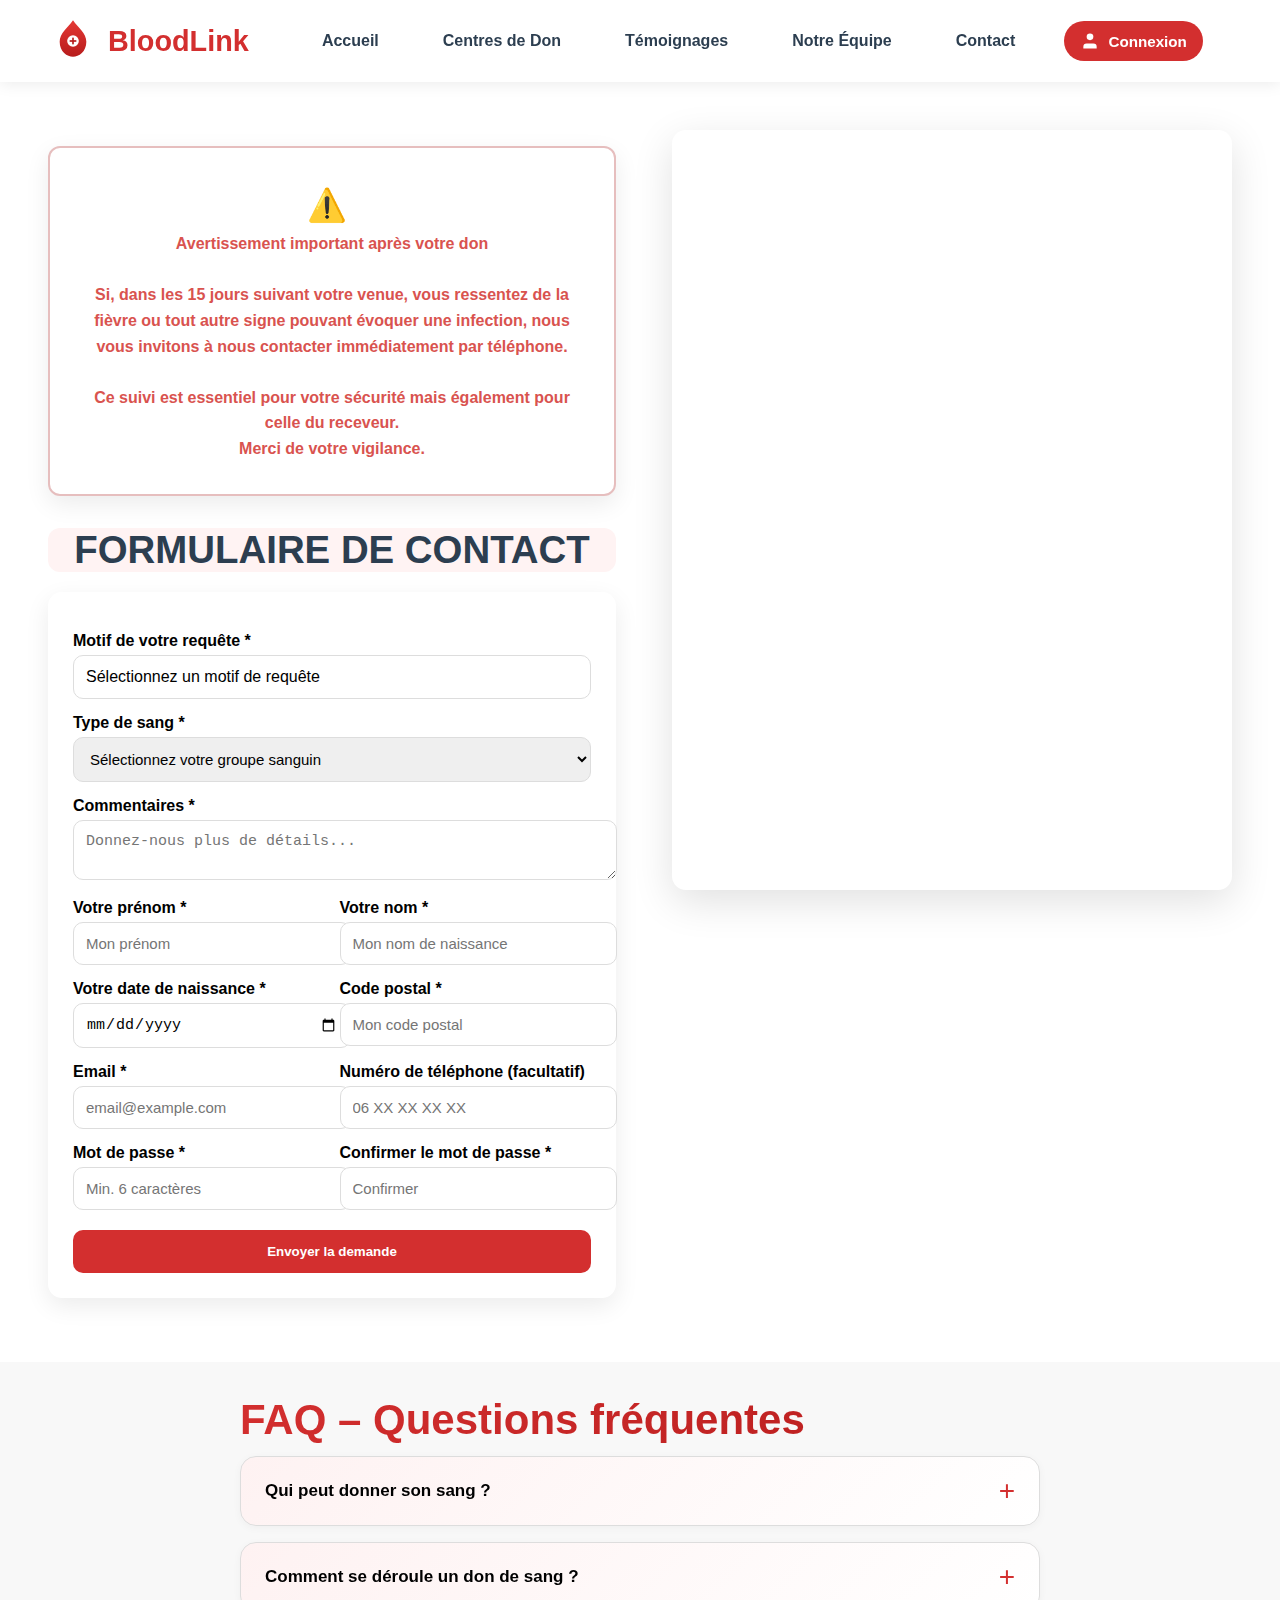
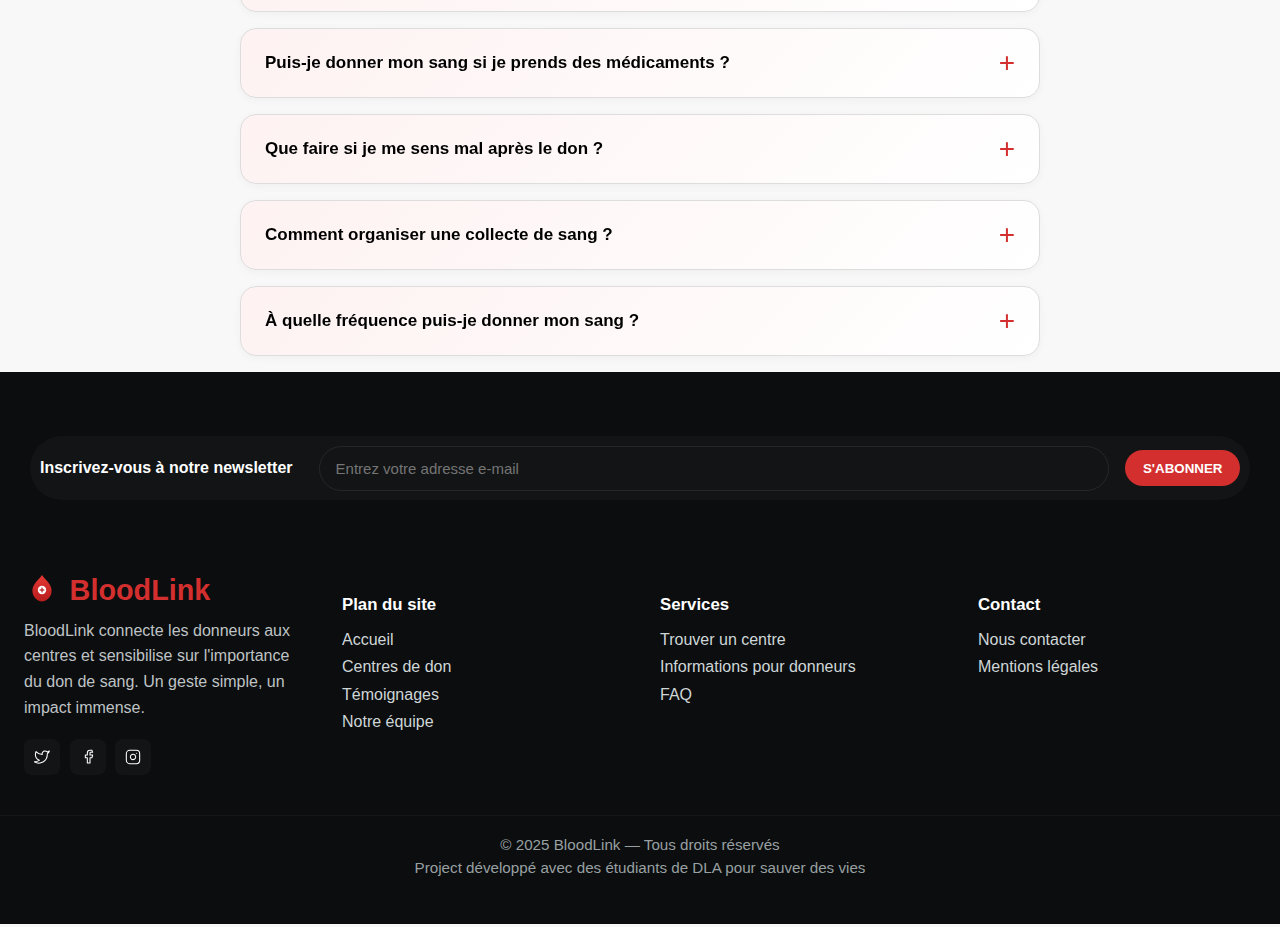
<file: contact.html>
<!DOCTYPE html>
<html lang="fr">

<head>
    <meta charset="UTF-8">
    <meta name="viewport" content="width=device-width, initial-scale=1.0">
    <title>BloodLink – Contact</title>
    <link href="https://fonts.googleapis.com/css2?family=Poppins:wght@400;600;700;800&display=swap" rel="stylesheet">
    <link rel="stylesheet" href="style_contact.css">
</head>

<body>

    <!-- Header -->
    <header>
        <div class="header-content">
            <a href="index.html" class="logo" aria-label="BloodLink - Accueil">
                <div class="logo-icon">
                    <svg viewBox="0 0 120 120" width="50" height="50">
                        <defs>
                            <linearGradient id="g1" x1="0" y1="0" x2="0" y2="1">
                                <stop offset="0" stop-color="#e53935" />
                                <stop offset="1" stop-color="#b71c1c" />
                            </linearGradient>
                        </defs>
                        <path d="M60 10 C72 28,92 40,92 62 C92 86,74 98,60 98 C46 98,28 86,28 62 C28 40,48 28,60 10 Z"
                            fill="url(#g1)" />
                        <circle cx="60" cy="60" r="14" fill="white" />
                        <rect x="58" y="52" width="4" height="16" fill="#b71c1c" />
                        <rect x="52" y="58" width="16" height="4" fill="#b71c1c" />
                    </svg>
                </div>
                <span class="logo-text">BloodLink</span>
            </a>


            <nav>
                <ul>
                    <li><a href="index.html">Accueil</a></li>
                    <li><a href="centres.html">Centres de Don</a></li>
                    <li><a href="temoignages.html">Témoignages</a></li>
                    <li><a href="equipe.html">Notre Équipe</a></li>
                    <li><a href="contact.html">Contact</a></li>
                </ul>
            </nav>
            <button id="loginBtn" class="login-btn" aria-label="Connexion">
                <svg xmlns="http://www.w3.org/2000/svg" viewBox="0 0 24 24" width="24" height="24" fill="currentColor">
                    <path d="M20 21v-2a4 4 0 0 0-4-4H8a4 4 0 0 0-4 4v2" />
                    <circle cx="12" cy="7" r="4" />
                </svg>
                <span>Connexion</span>
            </button>
            <div id="subscribeMessage" class="subscribe-message" aria-live="polite" style="margin-left:12px;"></div>
        </div>
    </header>

    <section class="contact-section">
        <div class="contact-layout">
            <div class="contact-left">
                <p class="info-text">
                    <span class="warning-icon">⚠️</span><br>
                    <strong>Avertissement important après votre don</strong><br><br>
                    Si, dans les 15 jours suivant votre venue, vous ressentez de la fièvre ou tout autre signe pouvant
                    évoquer
                    une infection, nous vous invitons à nous contacter immédiatement par téléphone.<br><br>
                    Ce suivi est essentiel pour votre sécurité mais également pour celle du receveur.<br>
                    <strong>Merci de votre vigilance.</strong>
                </p>

                <h2 class="title">Formulaire de contact</h2>


                <form id="contactForm" class="card">

                    <!-- Motif de requête -->
                    <label>Motif de votre requête *</label>
                    <div class="select-box" id="motifBox">
                        <div class="selected">Sélectionnez un motif de requête</div>
                        <div class="options">
                            <div class="option">Question médicale</div>
                            <div class="option">Signaler une erreur dans mes informations</div>
                            <div class="option">Problème de connexion / Mot de passe</div>
                            <div class="option">Information sur les lieux de dons</div>
                            <div class="option">Organisation d’une collecte</div>
                            <div class="option">Demande de carte ou diplôme</div>
                            <div class="option">Suggestion / Réclamation</div>
                        </div>
                    </div>
                    <p class="error" id="motifError"></p>

                    <!-- Type de sang -->
                    <label>Type de sang *</label>
                    <select id="bloodType" required>
                        <option value="">Sélectionnez votre groupe sanguin</option>
                        <option value="A+">A+</option>
                        <option value="A-">A-</option>
                        <option value="B+">B+</option>
                        <option value="B-">B-</option>
                        <option value="AB+">AB+</option>
                        <option value="AB-">AB-</option>
                        <option value="O+">O+</option>
                        <option value="O-">O-</option>
                    </select>
                    <p class="error" id="bloodTypeError"></p>

                    <!-- Commentaire -->
                    <label>Commentaires *</label>
                    <textarea id="comment" placeholder="Donnez-nous plus de détails..." required></textarea>
                    <p class="error" id="commentError"></p>

                    <!-- Prénom et Nom -->
                    <div class="row">
                        <div>
                            <label>Votre prénom *</label>
                            <input type="text" id="prenom" placeholder="Mon prénom" required>
                            <p class="error" id="prenomError"></p>
                        </div>
                        <div>
                            <label>Votre nom *</label>
                            <input type="text" id="nom" placeholder="Mon nom de naissance" required>
                            <p class="error" id="nomError"></p>
                        </div>
                    </div>

                    <!-- Date de naissance et Code postal -->
                    <div class="row">
                        <div>
                            <label>Votre date de naissance *</label>
                            <input type="date" id="birthdate" required>
                            <p class="error" id="birthdateError"></p>
                        </div>
                        <div>
                            <label>Code postal *</label>
                            <input type="text" id="zipcode" placeholder="Mon code postal" required>
                            <p class="error" id="zipcodeError"></p>
                        </div>
                    </div>

                    <!-- Email et téléphone -->
                    <div class="row">
                        <div>
                            <label>Email *</label>
                            <input type="email" id="email" placeholder="email@example.com" required>
                            <p class="error" id="emailError"></p>
                        </div>
                        <div>
                            <label>Numéro de téléphone (facultatif)</label>
                            <input type="tel" id="phone" placeholder="06 XX XX XX XX">
                            <p class="error" id="phoneError"></p>
                        </div>
                    </div>

                    <!-- Mot de passe -->
                    <div class="row">
                        <div>
                            <label>Mot de passe *</label>
                            <input type="password" id="password" placeholder="Min. 6 caractères" required>
                            <p class="error" id="passwordError"></p>
                        </div>
                        <div>
                            <label>Confirmer le mot de passe *</label>
                            <input type="password" id="confirmPassword" placeholder="Confirmer" required>
                            <p class="error" id="confirmPasswordError"></p>
                        </div>
                    </div>

                    <button type="submit" class="btn">Envoyer la demande</button>
                    <p id="successMsg" class="success hidden">Votre requête a été envoyée avec succès ✔</p>

                </form>
            </div>

            <aside class="contact-photo" aria-hidden="true"
                style="background-image: url('https://ssbhealthcare.com/wp-content/uploads/2023/06/close-up-patient-with-tubes-her-arm-squeezing-ball-her-hand-while-donating-blood_1200x800-800x800.jpg');">
            </aside>

        </div>
    </section>

    <!-- FAQ -->
    <section class="faq-section">
        <h2 class="faq-title">FAQ – Questions fréquentes</h2>

        <div class="faq-item">
            <button class="faq-question">Qui peut donner son sang ?</button>
            <div class="faq-answer">
                <p>Tout adulte âgé de plus de 18 ans, en bonne santé, peut donner son sang.</p>
            </div>
        </div>

        <div class="faq-item">
            <button class="faq-question">Comment se déroule un don de sang ?</button>
            <div class="faq-answer">
                <p>Le don se déroule en trois étapes : entretien médical, prélèvement et collation.</p>
            </div>
        </div>

        <div class="faq-item">
            <button class="faq-question">Puis-je donner mon sang si je prends des médicaments ?</button>
            <div class="faq-answer">
                <p>Cela dépend du traitement. Demandez toujours conseil à un médecin de notre équipe.</p>
            </div>
        </div>

        <div class="faq-item">
            <button class="faq-question">Que faire si je me sens mal après le don ?</button>
            <div class="faq-answer">
                <p>Reposez-vous, hydratez-vous. Si les symptômes persistent, contactez-nous immédiatement.</p>
            </div>
        </div>

        <div class="faq-item">
            <button class="faq-question">Comment organiser une collecte de sang ?</button>
            <div class="faq-answer">
                <p>Choisissez “Organisation d’une collecte” dans le formulaire et notre équipe vous aidera.</p>
            </div>
        </div>

        <!-- Nouvelle FAQ ajoutée -->
        <div class="faq-item">
            <button class="faq-question">À quelle fréquence puis-je donner mon sang ?</button>
            <div class="faq-answer">
                <p>Vous pouvez donner toutes les 8 semaines pour les hommes et toutes les 12 semaines pour les femmes.
                </p>
            </div>
        </div>

    </section>

    <div id="loginModal" class="login-modal" aria-hidden="true">
        <div class="login-modal-content">
            <button class="login-modal-close" id="loginModalClose" aria-label="Fermer">✕</button>
            <div class="login-header">
                <span>Connexion</span>
            </div>

            <form id="loginForm">
                <div class="login-input-box">
                    <input type="text" id="user" class="login-input-field" placeholder=" " required>
                    <label for="user" class="login-label">Nom d'utilisateur</label>
                    <div class="login-icon">
                        <svg xmlns="http://www.w3.org/2000/svg" viewBox="0 0 24 24" width="20" height="20"
                            fill="currentColor">
                            <path d="M20 21v-2a4 4 0 0 0-4-4H8a4 4 0 0 0-4 4v2" />
                            <circle cx="12" cy="7" r="4" />
                        </svg>
                    </div>
                </div>

                <div class="login-input-box">
                    <input type="password" id="pass" class="login-input-field" placeholder=" " required>
                    <label for="pass" class="login-label">Mot de passe</label>
                    <div class="login-icon">
                        <svg xmlns="http://www.w3.org/2000/svg" viewBox="0 0 24 24" width="20" height="20"
                            fill="currentColor">
                            <rect x="3" y="11" width="18" height="11" rx="2" ry="2" />
                            <path d="M7 11V7a5 5 0 0 1 10 0v4" fill="none" stroke="currentColor" stroke-width="2" />
                        </svg>
                    </div>
                </div>

                <div class="login-remember-forgot">
                    <label>
                        <input type="checkbox" id="remember"> Se souvenir de moi
                    </label>
                    <a href="#">Mot de passe oublié ?</a>
                </div>

                <button type="submit" class="login-submit">Se connecter</button>

                <div class="login-register">
                    <span>Pas encore de compte ? <a href="#">S'inscrire</a></span>
                </div>
            </form>
        </div>
    </div>
    </div>

    <!-- Footer -->
    <footer>
        <div class="footer-top">
            <div class="footer-newsletter">
                <div style="font-weight:700; color:#fff; margin-right:10px;">Inscrivez-vous à notre newsletter</div>
                <input type="email" id="footerEmail" placeholder="Entrez votre adresse e-mail"
                    aria-label="Email pour la newsletter">
                <button class="subscribe-btn" id="subscribeBtn">S'ABONNER</button>
            </div>
        </div>

        <div class="footer-main">
            <div class="footer-brand">
                <div class="footer-logo">
                    <a href="index.html" class="logo" aria-label="BloodLink - Accueil"
                        style="text-decoration:none; color:inherit; display:inline-flex; align-items:center; gap:0.6rem;">
                        <div class="logo-icon" style="width:36px; height:36px;">
                            <svg viewBox="0 0 120 120" width="36" height="36">
                                <defs>
                                    <linearGradient id="g1b" x1="0" y1="0" x2="0" y2="1">
                                        <stop offset="0" stop-color="#e53935"></stop>
                                        <stop offset="1" stop-color="#b71c1c"></stop>
                                    </linearGradient>
                                </defs>
                                <path
                                    d="M60 10 C72 28,92 40,92 62 C92 86,74 98,60 98 C46 98,28 86,28 62 C28 40,48 28,60 10 Z"
                                    fill="url(#g1b)" />
                                <circle cx="60" cy="60" r="14" fill="white" />
                                <rect x="58" y="52" width="4" height="16" fill="#b71c1c" />
                                <rect x="52" y="58" width="16" height="4" fill="#b71c1c" />
                            </svg>
                        </div>
                        <span class="logo-text">BloodLink</span>
                    </a>
                </div>
                <div class="footer-desc">BloodLink connecte les donneurs aux centres et sensibilise sur l'importance du
                    don de sang. Un geste simple, un impact immense.</div>
                <div class="social-icons">
                    <a href="#" aria-label="Twitter"><svg width="16" height="16" viewBox="0 0 24 24" fill="none"
                            stroke="currentColor" stroke-width="1.6" stroke-linecap="round" stroke-linejoin="round">
                            <path
                                d="M23 3a10.9 10.9 0 0 1-3.14 1.53A4.48 4.48 0 0 0 16.5 3c-2.73 0-4.95 2.48-4.1 5.17A12.94 12.94 0 0 1 3 4s-4 9 5 13a13 13 0 0 1-8 2c9 5.5 20 0 20-11.5v-.5A7.72 7.72 0 0 0 23 3z">
                            </path>
                        </svg></a>
                    <a href="#" aria-label="Facebook"><svg width="16" height="16" viewBox="0 0 24 24" fill="none"
                            stroke="currentColor" stroke-width="1.6" stroke-linecap="round" stroke-linejoin="round">
                            <path d="M18 2h-3a4 4 0 0 0-4 4v3H8v4h3v8h4v-8h3l1-4h-4V6a1 1 0 0 1 1-1h3z"></path>
                        </svg></a>
                    <a href="#" aria-label="Instagram"><svg width="16" height="16" viewBox="0 0 24 24" fill="none"
                            stroke="currentColor" stroke-width="1.6" stroke-linecap="round" stroke-linejoin="round">
                            <rect x="2" y="2" width="20" height="20" rx="5"></rect>
                            <path d="M16 11.37A4 4 0 1 1 12.63 8 4 4 0 0 1 16 11.37z"></path>
                            <path d="M17.5 6.5h.01"></path>
                        </svg></a>
                </div>
            </div>

            <div class="footer-col">
                <h4>Plan du site</h4>
                <ul>
                    <li><a href="index.html">Accueil</a></li>
                    <li><a href="centres.html">Centres de don</a></li>
                    <li><a href="temoignages.html">Témoignages</a></li>
                    <li><a href="equipe.html">Notre équipe</a></li>
                </ul>
            </div>

            <div class="footer-col">
                <h4>Services</h4>
                <ul>
                    <li><a href="centres.html">Trouver un centre</a></li>
                    <li><a href="index.html">Informations pour donneurs</a></li>
                    <li><a href="contact.html">FAQ</a></li>
                </ul>
            </div>

            <div class="footer-col">
                <h4>Contact</h4>
                <ul>
                    <li><a href="contact.html">Nous contacter</a></li>

                    <li><a href="#">Mentions légales</a></li>
                </ul>
            </div>
        </div>

        <div class="footer-bottom">
            <div>© 2025 BloodLink — Tous droits réservés</div>
            <div style="margin-top:6px;">Project développé avec des étudiants de DLA pour sauver des vies</div>
        </div>
    </footer>
    <script src="js_contact.js"></script>
</body>

</html>
</file>
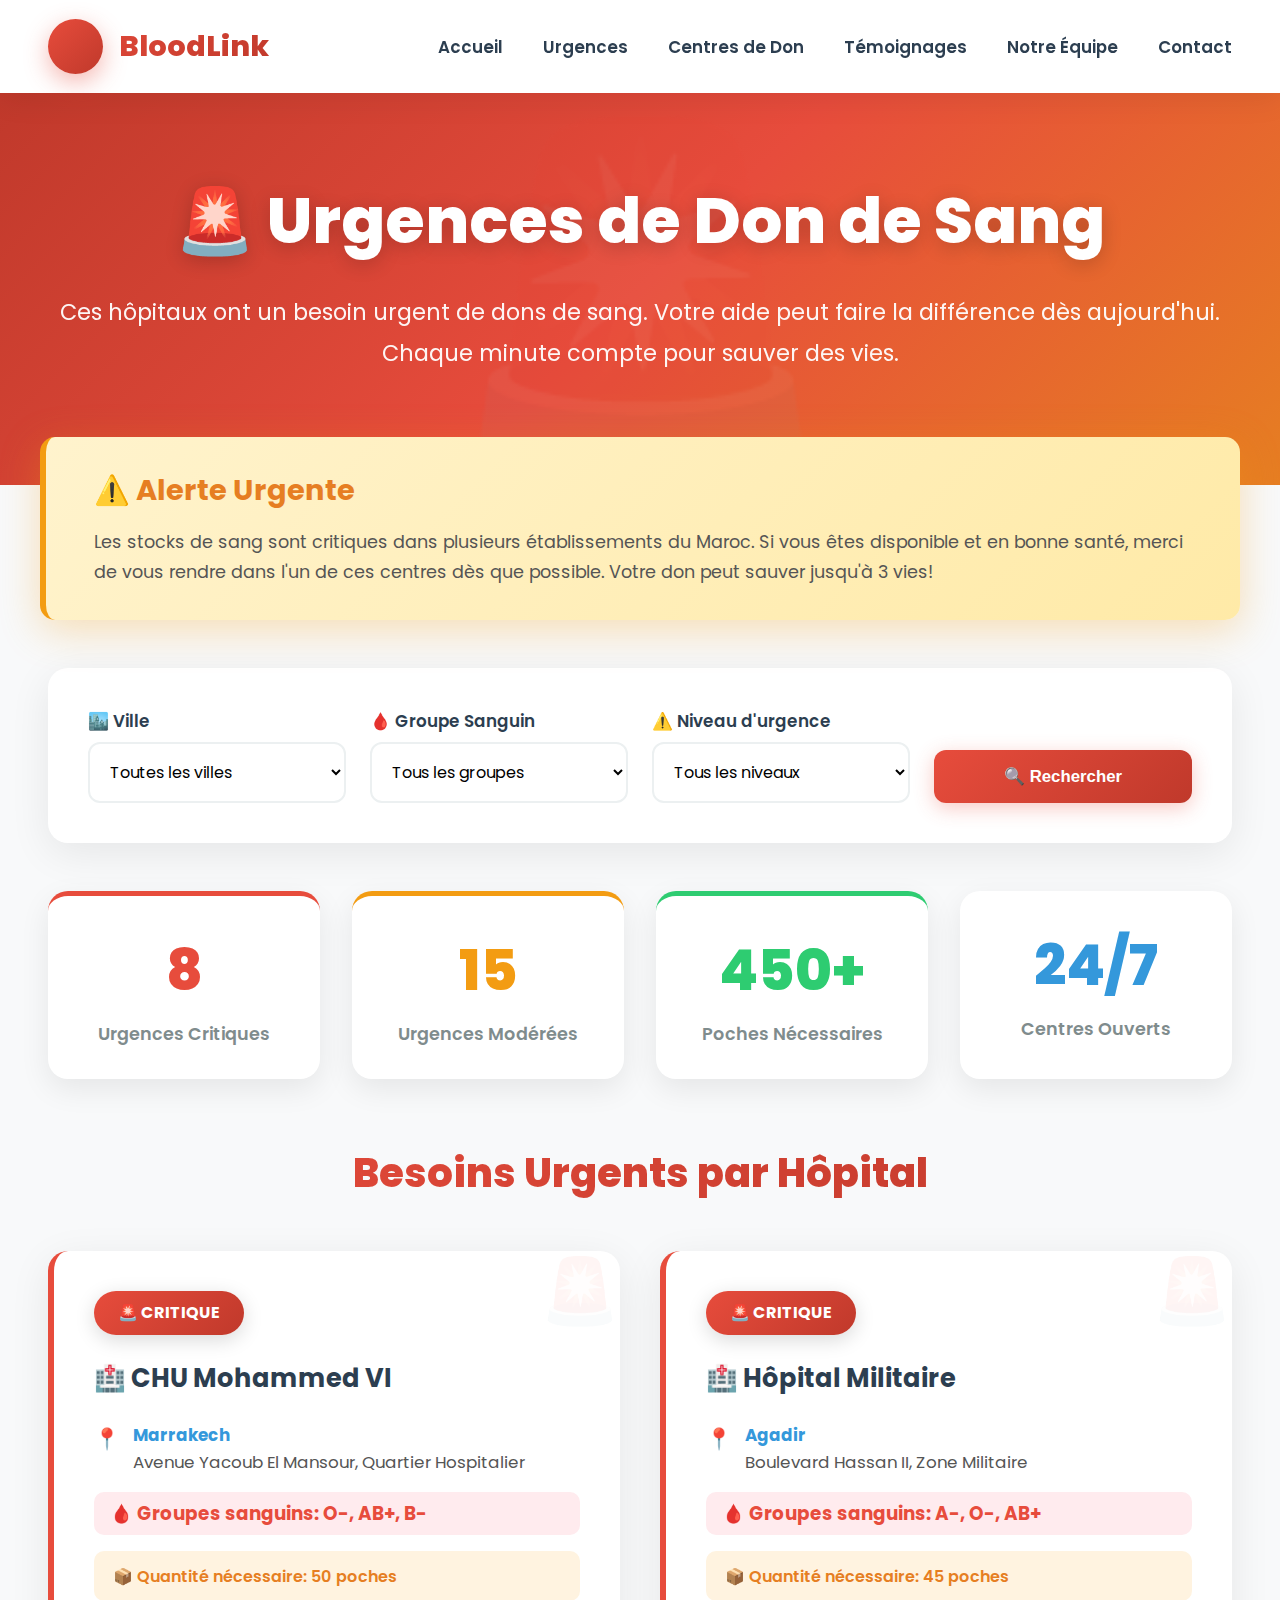
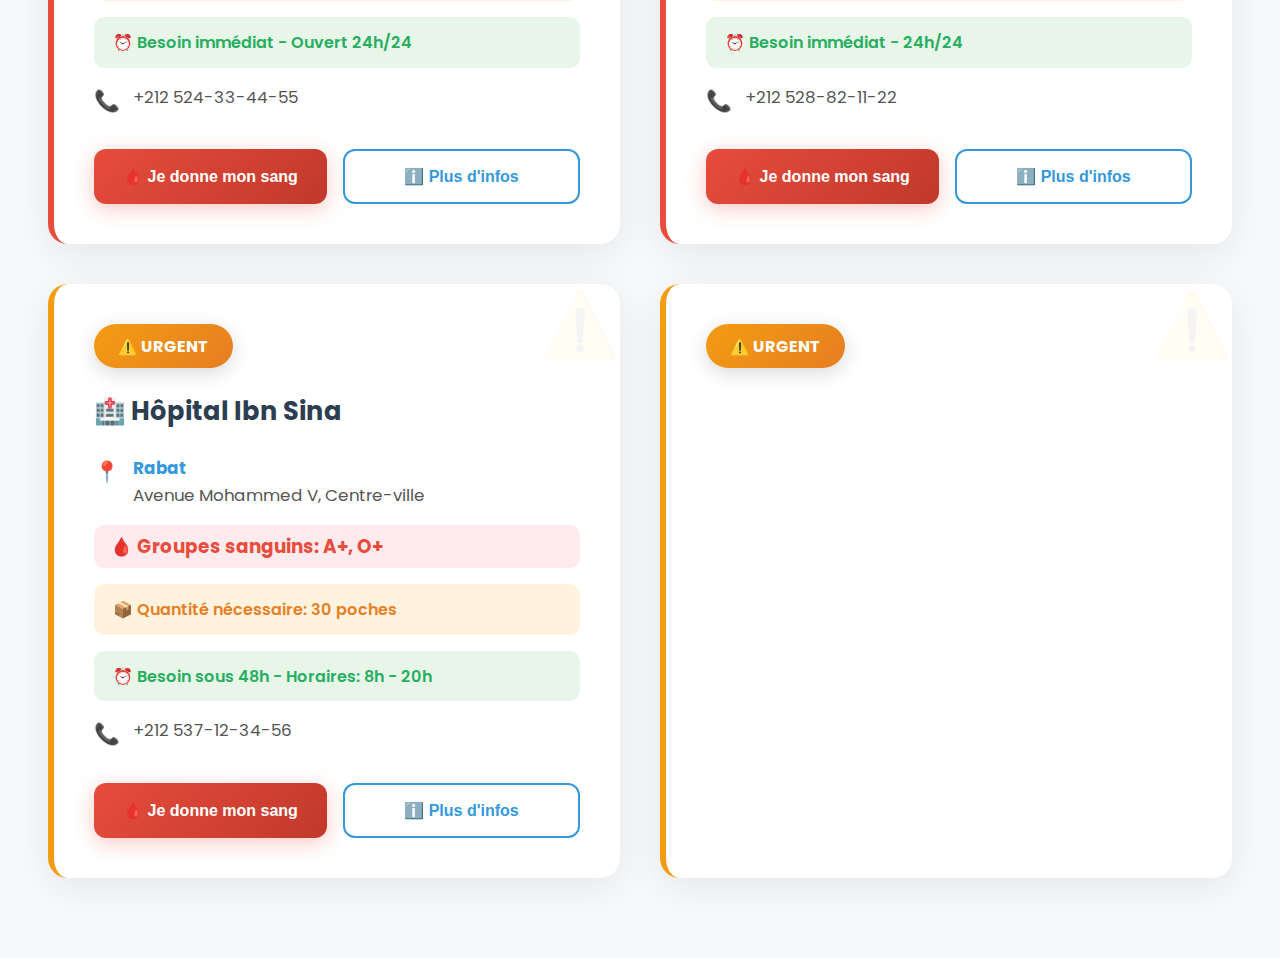
<file: urgences.html>
<!DOCTYPE html>
<html lang="fr">

<head>
    <meta charset="UTF-8">
    <meta name="viewport" content="width=device-width, initial-scale=1.0">
    <title>BloodLink - Urgences de Don de Sang</title>
    <link href="https://fonts.googleapis.com/css2?family=Poppins:wght@400;600;700;800&display=swap" rel="stylesheet">
    <style>
        * {
            margin: 0;
            padding: 0;
            box-sizing: border-box;
        }

        body {
            font-family: 'Poppins', sans-serif;
            color: #2c3e50;
            overflow-x: hidden;
            background: #f8f9fa;
        }

        /* Header Moderne */
        header {
            background: rgba(255, 255, 255, 0.95);
            backdrop-filter: blur(10px);
            padding: 1.2rem 3rem;
            box-shadow: 0 5px 30px rgba(0, 0, 0, 0.08);
            position: sticky;
            top: 0;
            z-index: 1000;
            animation: slideDown 0.6s ease;
        }

        @keyframes slideDown {
            from {
                transform: translateY(-100%);
                opacity: 0;
            }

            to {
                transform: translateY(0);
                opacity: 1;
            }
        }

        .header-content {
            max-width: 1400px;
            margin: 0 auto;
            display: flex;
            justify-content: space-between;
            align-items: center;
        }

        .logo {
            display: flex;
            align-items: center;
            gap: 1rem;
            font-size: 1.8rem;
            font-weight: 800;
            background: linear-gradient(135deg, #e74c3c, #c0392b);
            -webkit-background-clip: text;
            -webkit-text-fill-color: transparent;
            background-clip: text;
            text-decoration: none;
        }

        .logo-icon {
            width: 55px;
            height: 55px;
            background: linear-gradient(135deg, #e74c3c, #c0392b);
            border-radius: 50%;
            display: flex;
            align-items: center;
            justify-content: center;
            color: white;
            font-size: 2rem;
            box-shadow: 0 8px 25px rgba(231, 76, 60, 0.4);
            animation: float 3s ease-in-out infinite;
        }

        @keyframes float {

            0%,
            100% {
                transform: translateY(0px);
            }

            50% {
                transform: translateY(-10px);
            }
        }

        nav ul {
            display: flex;
            gap: 2.5rem;
            list-style: none;
        }

        nav a {
            color: #2c3e50;
            text-decoration: none;
            font-weight: 600;
            font-size: 1.05rem;
            transition: all 0.3s;
            position: relative;
            padding: 0.5rem 0;
        }

        nav a::before {
            content: '';
            position: absolute;
            bottom: 0;
            left: 50%;
            width: 0;
            height: 3px;
            background: linear-gradient(90deg, #e74c3c, #c0392b);
            transition: all 0.3s;
            transform: translateX(-50%);
            border-radius: 2px;
        }

        nav a:hover::before {
            width: 100%;
        }

        nav a:hover {
            color: #e74c3c;
        }

        /* Hero Section Urgences */
        .urgences-hero {
            background: linear-gradient(135deg, #c0392b 0%, #e74c3c 50%, #e67e22 100%);
            color: white;
            padding: 5rem 3rem;
            text-align: center;
            position: relative;
            overflow: hidden;
        }

        .urgences-hero::before {
            content: '🚨';
            position: absolute;
            font-size: 20rem;
            opacity: 0.05;
            top: 50%;
            left: 50%;
            transform: translate(-50%, -50%);
            animation: pulse 3s ease-in-out infinite;
        }

        @keyframes pulse {

            0%,
            100% {
                transform: translate(-50%, -50%) scale(1);
            }

            50% {
                transform: translate(-50%, -50%) scale(1.1);
            }
        }

        .urgences-hero-content {
            max-width: 1200px;
            margin: 0 auto;
            position: relative;
            z-index: 2;
        }

        .urgences-hero h1 {
            font-size: 4rem;
            font-weight: 800;
            margin-bottom: 1.5rem;
            text-shadow: 0 4px 20px rgba(0, 0, 0, 0.2);
            animation: fadeInUp 0.8s ease;
        }

        @keyframes fadeInUp {
            from {
                opacity: 0;
                transform: translateY(30px);
            }

            to {
                opacity: 1;
                transform: translateY(0);
            }
        }

        .urgences-hero p {
            font-size: 1.4rem;
            margin-bottom: 2rem;
            opacity: 0.95;
            line-height: 1.8;
            animation: fadeInUp 0.8s ease 0.2s backwards;
        }

        /* Alert Banner */
        .alert-banner {
            background: linear-gradient(135deg, #fff3cd, #ffeaa7);
            border-left: 6px solid #f39c12;
            padding: 2rem 3rem;
            margin: -3rem auto 3rem;
            max-width: 1200px;
            border-radius: 15px;
            box-shadow: 0 10px 40px rgba(243, 156, 18, 0.3);
            position: relative;
            z-index: 10;
            animation: fadeInUp 0.8s ease 0.4s backwards;
        }

        .alert-banner h3 {
            color: #e67e22;
            font-size: 1.8rem;
            margin-bottom: 1rem;
            display: flex;
            align-items: center;
            gap: 1rem;
        }

        .alert-banner p {
            color: #555;
            font-size: 1.1rem;
            line-height: 1.7;
        }

        /* Filtres */
        .filters-section {
            max-width: 1400px;
            margin: 0 auto 3rem;
            padding: 0 3rem;
        }

        .filters {
            background: white;
            padding: 2.5rem;
            border-radius: 20px;
            box-shadow: 0 10px 40px rgba(0, 0, 0, 0.08);
            display: grid;
            grid-template-columns: repeat(auto-fit, minmax(200px, 1fr));
            gap: 1.5rem;
            align-items: end;
        }

        .filter-group {
            display: flex;
            flex-direction: column;
            gap: 0.5rem;
        }

        .filter-group label {
            font-weight: 600;
            color: #2c3e50;
            font-size: 1.05rem;
        }

        .filter-group select,
        .filter-group input {
            padding: 1rem;
            border: 2px solid #ecf0f1;
            border-radius: 12px;
            font-size: 1rem;
            font-family: 'Poppins', sans-serif;
            transition: all 0.3s;
            background: white;
        }

        .filter-group select:focus,
        .filter-group input:focus {
            outline: none;
            border-color: #e74c3c;
            box-shadow: 0 0 15px rgba(231, 76, 60, 0.2);
        }

        .btn-filter {
            background: linear-gradient(135deg, #e74c3c, #c0392b);
            color: white;
            padding: 1rem 2rem;
            border: none;
            border-radius: 12px;
            font-weight: 700;
            font-size: 1.05rem;
            cursor: pointer;
            transition: all 0.3s;
            box-shadow: 0 5px 20px rgba(231, 76, 60, 0.3);
        }

        .btn-filter:hover {
            transform: translateY(-3px);
            box-shadow: 0 8px 30px rgba(231, 76, 60, 0.4);
        }

        /* Stats rapides */
        .quick-stats {
            max-width: 1400px;
            margin: 0 auto 4rem;
            padding: 0 3rem;
            display: grid;
            grid-template-columns: repeat(auto-fit, minmax(250px, 1fr));
            gap: 2rem;
        }

        .quick-stat {
            background: white;
            padding: 2rem;
            border-radius: 20px;
            text-align: center;
            box-shadow: 0 10px 30px rgba(0, 0, 0, 0.08);
            transition: all 0.3s;
        }

        .quick-stat:hover {
            transform: translateY(-5px);
            box-shadow: 0 15px 40px rgba(0, 0, 0, 0.12);
        }

        .quick-stat.critique {
            border-top: 5px solid #e74c3c;
        }

        .quick-stat.urgent {
            border-top: 5px solid #f39c12;
        }

        .quick-stat.normal {
            border-top: 5px solid #2ecc71;
        }

        .quick-stat-number {
            font-size: 3.5rem;
            font-weight: 800;
            margin-bottom: 0.5rem;
        }

        .quick-stat.critique .quick-stat-number {
            color: #e74c3c;
        }

        .quick-stat.urgent .quick-stat-number {
            color: #f39c12;
        }

        .quick-stat.normal .quick-stat-number {
            color: #2ecc71;
        }

        .quick-stat-label {
            font-size: 1.1rem;
            color: #7f8c8d;
            font-weight: 600;
        }

        /* Section Urgences */
        .urgences-section {
            max-width: 1400px;
            margin: 0 auto;
            padding: 0 3rem 5rem;
        }

        .section-title {
            font-size: 2.5rem;
            font-weight: 800;
            margin-bottom: 3rem;
            text-align: center;
            background: linear-gradient(135deg, #e74c3c, #c0392b);
            -webkit-background-clip: text;
            -webkit-text-fill-color: transparent;
            background-clip: text;
        }

        .urgence-list {
            display: grid;
            grid-template-columns: repeat(auto-fit, minmax(380px, 1fr));
            gap: 2.5rem;
        }

        .urgence-card {
            background: white;
            padding: 2.5rem;
            border-radius: 20px;
            box-shadow: 0 10px 40px rgba(0, 0, 0, 0.08);
            transition: all 0.4s;
            position: relative;
            overflow: hidden;
            border-left: 6px solid;
        }

        .urgence-card::before {
            content: '';
            position: absolute;
            top: 0;
            right: 0;
            width: 80px;
            height: 80px;
            opacity: 0.05;
            font-size: 4rem;
            display: flex;
            align-items: center;
            justify-content: center;
        }

        .urgence-card.critique {
            border-color: #e74c3c;
        }

        .urgence-card.critique::before {
            content: '🚨';
        }

        .urgence-card.urgent {
            border-color: #f39c12;
        }

        .urgence-card.urgent::before {
            content: '⚠️';
        }

        .urgence-card.normal {
            border-color: #2ecc71;
        }

        .urgence-card.normal::before {
            content: '✅';
        }

        .urgence-card:hover {
            transform: translateY(-10px) scale(1.02);
            box-shadow: 0 20px 60px rgba(0, 0, 0, 0.15);
        }

        .urgence-badge {
            display: inline-block;
            padding: 0.6rem 1.5rem;
            border-radius: 30px;
            font-weight: 700;
            font-size: 1rem;
            margin-bottom: 1.5rem;
            box-shadow: 0 5px 20px rgba(0, 0, 0, 0.15);
            animation: pulse 2s infinite;
        }

        .badge-critique {
            background: linear-gradient(135deg, #e74c3c, #c0392b);
            color: white;
        }

        .badge-urgent {
            background: linear-gradient(135deg, #f39c12, #e67e22);
            color: white;
        }

        .badge-normal {
            background: linear-gradient(135deg, #2ecc71, #27ae60);
            color: white;
        }

        .urgence-hopital {
            font-size: 1.6rem;
            font-weight: 700;
            margin-bottom: 1.5rem;
            color: #2c3e50;
            display: flex;
            align-items: center;
            gap: 0.5rem;
        }

        .urgence-details {
            margin: 1rem 0;
            display: flex;
            align-items: flex-start;
            gap: 0.8rem;
            color: #555;
            font-size: 1.05rem;
            line-height: 1.6;
        }

        .urgence-details span {
            font-size: 1.3rem;
            flex-shrink: 0;
        }

        .urgence-ville {
            font-weight: 700;
            color: #3498db;
        }

        .urgence-blood {
            font-weight: 700;
            color: #e74c3c;
            font-size: 1.15rem;
            background: #ffebee;
            padding: 0.5rem 1rem;
            border-radius: 10px;
            margin-top: 1rem;
            display: block;
        }

        .urgence-quantity {
            background: #fff3e0;
            padding: 0.8rem 1.2rem;
            border-radius: 10px;
            margin-top: 1rem;
            font-weight: 600;
            color: #e67e22;
        }

        .urgence-time {
            background: #e8f5e9;
            padding: 0.8rem 1.2rem;
            border-radius: 10px;
            margin-top: 1rem;
            font-weight: 600;
            color: #27ae60;
        }

        .urgence-actions {
            margin-top: 2rem;
            display: flex;
            gap: 1rem;
            flex-wrap: wrap;
        }

        .btn-action {
            flex: 1;
            padding: 1rem 1.5rem;
            border: none;
            border-radius: 12px;
            font-weight: 700;
            font-size: 1rem;
            cursor: pointer;
            transition: all 0.3s;
            text-align: center;
            min-width: 140px;
        }

        .btn-donate {
            background: linear-gradient(135deg, #e74c3c, #c0392b);
            color: white;
            box-shadow: 0 5px 20px rgba(231, 76, 60, 0.3);
        }

        .btn-donate:hover {
            transform: translateY(-3px);
            box-shadow: 0 8px 30px rgba(231, 76, 60, 0.4);
        }

        .btn-info {
            background: white;
            color: #3498db;
            border: 2px solid #3498db;
        }

        .btn-info:hover {
            background: #3498db;
            color: white;
            transform: translateY(-3px);
        }

        /* CTA Section */
        .cta-section {
            background: linear-gradient(135deg, #2c3e50, #34495e);
            color: white;
            padding: 5rem 3rem;
            text-align: center;
            margin-top: 5rem;
        }

        .cta-content {
            max-width: 900px;
            margin: 0 auto;
        }

        .cta-section h2 {
            font-size: 3rem;
            margin-bottom: 1.5rem;
            font-weight: 800;
        }

        .cta-section p {
            font-size: 1.3rem;
            margin-bottom: 2.5rem;
            opacity: 0.9;
            line-height: 1.8;
        }

        .cta-button {
            background: white;
            color: #e74c3c;
            padding: 1.3rem 3.5rem;
            border: none;
            border-radius: 50px;
            font-size: 1.2rem;
            font-weight: 700;
            cursor: pointer;
            transition: all 0.4s;
            text-decoration: none;
            display: inline-block;
            box-shadow: 0 10px 40px rgba(0, 0, 0, 0.2);
        }

        .cta-button:hover {
            transform: translateY(-8px) scale(1.05);
            box-shadow: 0 20px 50px rgba(0, 0, 0, 0.3);
        }

        /* Footer */
        footer {
            background: #1a1a1a;
            color: white;
            padding: 4rem 3rem 2rem;
            text-align: center;
        }

        .footer-content {
            max-width: 1400px;
            margin: 0 auto;
        }

        .footer-logo {
            font-size: 2.5rem;
            font-weight: 800;
            background: linear-gradient(135deg, #e74c3c, #f39c12);
            -webkit-background-clip: text;
            -webkit-text-fill-color: transparent;
            background-clip: text;
            margin-bottom: 1rem;
        }

        .footer-slogan {
            font-size: 1.3rem;
            margin-bottom: 3rem;
            color: #bdc3c7;
        }

        .footer-links {
            display: flex;
            justify-content: center;
            gap: 3rem;
            margin-bottom: 2.5rem;
            flex-wrap: wrap;
        }

        .footer-links a {
            color: white;
            text-decoration: none;
            transition: all 0.3s;
            font-weight: 600;
            font-size: 1.05rem;
        }

        .footer-links a:hover {
            color: #e74c3c;
            transform: translateY(-3px);
        }

        .social-links {
            display: flex;
            justify-content: center;
            gap: 2rem;
            margin: 3rem 0;
        }

        .social-icon {
            width: 60px;
            height: 60px;
            background: linear-gradient(135deg, #e74c3c, #f39c12);
            border-radius: 50%;
            display: flex;
            align-items: center;
            justify-content: center;
            font-size: 1.8rem;
            transition: all 0.4s;
            cursor: pointer;
            box-shadow: 0 5px 20px rgba(231, 76, 60, 0.3);
        }

        .social-icon:hover {
            transform: translateY(-10px) rotate(360deg);
            box-shadow: 0 10px 30px rgba(231, 76, 60, 0.5);
        }

        .footer-bottom {
            margin-top: 3rem;
            padding-top: 2rem;
            border-top: 1px solid #34495e;
            color: #95a5a6;
        }

        /* Responsive */
        @media (max-width: 968px) {
            .urgences-hero h1 {
                font-size: 2.5rem;
            }

            nav ul {
                flex-direction: column;
                gap: 1rem;
            }

            .header-content {
                flex-direction: column;
                gap: 1.5rem;
            }

            .filters {
                grid-template-columns: 1fr;
            }

            .urgence-list {
                grid-template-columns: 1fr;
            }

            .urgence-actions {
                flex-direction: column;
            }

            .btn-action {
                width: 100%;
            }
        }

        html {
            scroll-behavior: smooth;
        }
    </style>
</head>

<body>
    <!-- Header -->
    <header>
        <div class="header-content">
            <a href="index.html" class="logo">
                <div class="logo-icon">🩸</div>
                BloodLink
            </a>
            <nav>
                <ul>
                    <li><a href="index.html">Accueil</a></li>
                    <li><a href="urgences.html">Urgences</a></li>
                    <li><a href="centres.html">Centres de Don</a></li>
                    <li><a href="temoignages.html">Témoignages</a></li>
                    <li><a href="equipe.html">Notre Équipe</a></li>
                    <li><a href="contact.html">Contact</a></li>
                </ul>
            </nav>
        </div>
    </header>

    <!-- Hero Section -->
    <section class="urgences-hero">
        <div class="urgences-hero-content">
            <h1>🚨 Urgences de Don de Sang</h1>
            <p>Ces hôpitaux ont un besoin urgent de dons de sang. Votre aide peut faire la différence dès
                aujourd'hui.<br>
                Chaque minute compte pour sauver des vies.</p>
        </div>
    </section>

    <!-- Alert Banner -->
    <div class="alert-banner">
        <h3>⚠️ Alerte Urgente</h3>
        <p>Les stocks de sang sont critiques dans plusieurs établissements du Maroc. Si vous êtes disponible et en bonne
            santé, merci de vous rendre dans l'un de ces centres dès que possible. Votre don peut sauver jusqu'à 3 vies!
        </p>
    </div>

    <!-- Filtres -->
    <section class="filters-section">
        <div class="filters">
            <div class="filter-group">
                <label>🏙️ Ville</label>
                <select>
                    <option>Toutes les villes</option>
                    <option>Rabat</option>
                    <option>Casablanca</option>
                    <option>Marrakech</option>
                    <option>Fès</option>
                    <option>Agadir</option>
                    <option>Tanger</option>
                </select>
            </div>

            <div class="filter-group">
                <label>🩸 Groupe Sanguin</label>
                <select>
                    <option>Tous les groupes</option>
                    <option>O+</option>
                    <option>O-</option>
                    <option>A+</option>
                    <option>A-</option>
                    <option>B+</option>
                    <option>B-</option>
                    <option>AB+</option>
                    <option>AB-</option>
                </select>
            </div>

            <div class="filter-group">
                <label>⚠️ Niveau d'urgence</label>
                <select>
                    <option>Tous les niveaux</option>
                    <option>Critique</option>
                    <option>Urgent</option>
                    <option>Modéré</option>
                </select>
            </div>

            <button class="btn-filter">🔍 Rechercher</button>
        </div>
    </section>

    <!-- Stats Rapides -->
    <section class="quick-stats">
        <div class="quick-stat critique">
            <div class="quick-stat-number">8</div>
            <div class="quick-stat-label">Urgences Critiques</div>
        </div>

        <div class="quick-stat urgent">
            <div class="quick-stat-number">15</div>
            <div class="quick-stat-label">Urgences Modérées</div>
        </div>

        <div class="quick-stat normal">
            <div class="quick-stat-number">450+</div>
            <div class="quick-stat-label">Poches Nécessaires</div>
        </div>

        <div class="quick-stat">
            <div class="quick-stat-number" style="color: #3498db;">24/7</div>
            <div class="quick-stat-label">Centres Ouverts</div>
        </div>
    </section>

    <!-- Liste des Urgences -->
    <section class="urgences-section">
        <h2 class="section-title">Besoins Urgents par Hôpital</h2>

        <div class="urgence-list">
            <!-- Urgence Critique 1 -->
            <div class="urgence-card critique">
                <span class="urgence-badge badge-critique">🚨 CRITIQUE</span>
                <div class="urgence-hopital">🏥 CHU Mohammed VI</div>

                <div class="urgence-details">
                    <span>📍</span>
                    <div>
                        <strong class="urgence-ville">Marrakech</strong><br>
                        Avenue Yacoub El Mansour, Quartier Hospitalier
                    </div>
                </div>

                <div class="urgence-blood">
                    🩸 Groupes sanguins: O-, AB+, B-
                </div>

                <div class="urgence-quantity">
                    📦 Quantité nécessaire: 50 poches
                </div>

                <div class="urgence-time">
                    ⏰ Besoin immédiat - Ouvert 24h/24
                </div>

                <div class="urgence-details">
                    <span>📞</span>
                    <div>+212 524-33-44-55</div>
                </div>

                <div class="urgence-actions">
                    <button class="btn-action btn-donate">🩸 Je donne mon sang</button>
                    <button class="btn-action btn-info">ℹ️ Plus d'infos</button>
                </div>
            </div>

            <!-- Urgence Critique 2 -->
            <div class="urgence-card critique">
                <span class="urgence-badge badge-critique">🚨 CRITIQUE</span>
                <div class="urgence-hopital">🏥 Hôpital Militaire</div>

                <div class="urgence-details">
                    <span>📍</span>
                    <div>
                        <strong class="urgence-ville">Agadir</strong><br>
                        Boulevard Hassan II, Zone Militaire
                    </div>
                </div>

                <div class="urgence-blood">
                    🩸 Groupes sanguins: A-, O-, AB+
                </div>

                <div class="urgence-quantity">
                    📦 Quantité nécessaire: 45 poches
                </div>

                <div class="urgence-time">
                    ⏰ Besoin immédiat - 24h/24
                </div>

                <div class="urgence-details">
                    <span>📞</span>
                    <div>+212 528-82-11-22</div>
                </div>

                <div class="urgence-actions">
                    <button class="btn-action btn-donate">🩸 Je donne mon sang</button>
                    <button class="btn-action btn-info">ℹ️ Plus d'infos</button>
                </div>
            </div>

            <!-- Urgence Modérée 1 -->
            <div class="urgence-card urgent">
                <span class="urgence-badge badge-urgent">⚠️ URGENT</span>
                <div class="urgence-hopital">🏥 Hôpital Ibn Sina</div>

                <div class="urgence-details">
                    <span>📍</span>
                    <div>
                        <strong class="urgence-ville">Rabat</strong><br>
                        Avenue Mohammed V, Centre-ville
                    </div>
                </div>

                <div class="urgence-blood">
                    🩸 Groupes sanguins: A+, O+
                </div>

                <div class="urgence-quantity">
                    📦 Quantité nécessaire: 30 poches
                </div>

                <div class="urgence-time">
                    ⏰ Besoin sous 48h - Horaires: 8h - 20h
                </div>

                <div class="urgence-details">
                    <span>📞</span>
                    <div>+212 537-12-34-56</div>
                </div>

                <div class="urgence-actions">
                    <button class="btn-action btn-donate">🩸 Je donne mon sang</button>
                    <button class="btn-action btn-info">ℹ️ Plus d'infos</button>
                </div>
            </div>

            <!-- Urgence Modérée 2 -->
            <div class="urgence-card urgent">
                <span class="urgence-badge badge-urgent">⚠️ URGENT
</file>
<file: style_contact.css>
:root {
    --red: #D32F2F;
    --red-dark: #B71C1C;
    --light: #f8f8f8;
    --text: #1e1e1e;
    --border: #ddd;
    --shadow: 0 8px 25px rgba(0, 0, 0, 0.08);
}

body {
    font-family: "Open Sans", sans-serif;
    background: var(--light);
    margin: 0;
}

.header {
    background: var(--red);
    color: white;
    padding: 30px;
    text-align: center;
}

.logo-area h1 {
    margin: 0;
    font-size: 32px;
    font-family: "Montserrat", sans-serif;
}

.container {
    max-width: 700px;
    margin: 40px auto;
    padding: 0 15px;

}

.title {
    font-size: 28px;
    font-weight: 700;
    margin-bottom: 20px;
    text-align: center;
    border-radius: 12px;
    background: #fff3f3;
    color: var(--red-dark);
    font-size: 30px;


}

.info-text {
    background: #fff3f3;
    color: var(--red-dark);
    text-align: center;
    font-size: 16px;
    font-weight: 600;
    padding: 22px;
    border-radius: 12px;
    border-color: #dbb1b1e0;
    margin-bottom: 25px;
    line-height: 1.6;
    box-shadow: var(--shadow);
}

.warning-icon {
    font-size: 32px;
    vertical-align: middle;
    margin-right: 10px;
    color: rgb(13, 13, 4);
    border: #be181867;

}

.card {
    background: white;
    padding: 25px;
    border-radius: 14px;
    box-shadow: var(--shadow);
}

label {
    display: block;
    margin-bottom: 5px;
    font-weight: 600;
    margin-top: 15px;
}

input,
textarea,
select {
    width: 100%;
    padding: 12px;
    border-radius: 10px;
    border: 1px solid var(--border);
    font-size: 15px;
    transition: 0.3s;
}

select:focus,
input:focus,
textarea:focus {
    border-color: var(--red);
    outline: none;
}

textarea {
    resize: vertical;
}

.select-box {
    position: relative;
    background: white;
    border: 1px solid var(--border);
    border-radius: 10px;
    padding: 12px;
    cursor: pointer;
}

.select-box .options {
    display: none;
    margin-top: 8px;
    background: white;
    border-radius: 10px;
    border: 1px solid var(--border);
}

.option {
    padding: 12px;
}

.option:hover {
    background: var(--light);
}

.error {
    display: none;
    color: #e74c3c;
    font-size: 0.85em;
    margin-top: 5px;
    font-weight: 500;
    min-height: 20px;
}

.error:not(:empty) {
    display: block !important;
}

.success {
    color: green;
    font-weight: bold;
    margin-top: 20px;
}

.hidden {
    display: none !important;
}

.btn {
    width: 100%;
    background: var(--red);
    color: white;
    padding: 14px;
    border: none;
    border-radius: 10px;
    font-weight: bold;
    margin-top: 20px;
    cursor: pointer;
    transition: 0.25s;
}

.btn:hover {
    background: var(--red-dark);
}

.row {
    display: flex;
    gap: 15px;
}

.row div {
    flex: 1;
}

/* FAQ */


.faq-section {
    max-width: 800px;
    margin: 0 auto;
}

.faq-header {
    text-align: center;
    margin-bottom: 50px;
}

.faq-title {
    font-size: 42px;
    font-weight: 800;
    color: var(--gray-900);
    margin-bottom: 12px;
    background: linear-gradient(135deg, var(--red) 0%, var(--red-dark) 100%);
    -webkit-background-clip: text;
    -webkit-text-fill-color: transparent;
    background-clip: text;
}

.faq-subtitle {
    font-size: 18px;
    color: var(--gray-600);
    font-weight: 400;
}

.faq-item {
    background: linear-gradient(135deg, #fef2f2 0%, #fff 100%);
    border-radius: 16px;
    margin-bottom: 16px;
    box-shadow: 0 2px 8px rgba(0, 0, 0, 0.04);
    transition: all 0.3s ease;
    overflow: hidden;
    border: 1px solid var(--border);
}

.faq-item:hover {
    box-shadow: 0 8px 24px rgba(220, 38, 38, 0.12);
    transform: translateY(-2px);
}

.faq-item.active {
    box-shadow: 0 8px 24px rgba(220, 38, 38, 0.15);
    border-color: var(--red-light);
}

.faq-question {
    background: transparent;
    color: var(--gray-900);
    border: none;
    width: 100%;
    text-align: left;
    padding: 24px 60px 24px 24px;
    font-size: 17px;
    font-weight: 600;
    cursor: pointer;
    transition: all 0.3s ease;
    position: relative;
    display: flex;
    align-items: center;
}

.faq-question::after {
    content: '+';
    position: absolute;
    right: 24px;
    top: 50%;
    transform: translateY(-50%);
    font-size: 28px;
    color: var(--red);
    font-weight: 300;
    transition: transform 0.3s ease;
}

.faq-item.active .faq-question::after {
    transform: translateY(-50%) rotate(45deg);
}

.faq-item.active .faq-question {
    color: var(--red);
}

.faq-answer {
    max-height: 0;
    overflow: hidden;
    transition: max-height 0.4s cubic-bezier(0.4, 0, 0.2, 1);
    background: var(--gray-50);
}

.faq-answer-content {
    padding: 0 24px 24px 24px;
}

.faq-answer p {
    color: var(--gray-600);
    line-height: 1.7;
    font-size: 15px;
}

.faq-icon {
    width: 40px;
    height: 40px;
    background: var(--red-light);
    border-radius: 10px;
    display: inline-flex;
    align-items: center;
    justify-content: center;
    margin-right: 16px;
    flex-shrink: 0;
}

.faq-icon svg {
    width: 20px;
    height: 20px;
    stroke: var(--red);
}

@media (max-width: 768px) {
    .faq-title {
        font-size: 32px;
    }

    .faq-subtitle {
        font-size: 16px;
    }

    .faq-question {
        font-size: 16px;
        padding: 20px 50px 20px 20px;
    }

    .faq-icon {
        width: 36px;
        height: 36px;
    }
}


/* Header Moderne */
header {
    background: white;
    padding: 1rem 3rem;
    box-shadow: 0 2px 15px rgba(0, 0, 0, 0.08);
    position: sticky;
    top: 0;
    z-index: 1000;
}

.header-content {
    max-width: 1400px;
    margin: 0 auto;
    display: flex;
    justify-content: space-between;
    align-items: center;
}

.logo {
    display: flex;
    align-items: center;
    gap: 10px;
    text-decoration: none;
}

.logo-icon {
    width: 50px;
    height: 50px;
    position: relative;
}

.logo-text {
    font-size: 1.8rem;
    font-weight: 800;
    color: #d32f2f;
}

nav ul {
    display: flex;
    gap: 2rem;
    list-style: none;
    align-items: center;
}

nav a {
    color: #2c3e50;
    text-decoration: none;
    font-weight: 600;
    font-size: 1rem;
    transition: all 0.3s;
    padding: 0.5rem 1rem;
    border-radius: 8px;
}

nav a:hover {
    color: #d32f2f;
    background: #ffebee;
}

/* Login icon button */
.login-btn {
    display: inline-flex;
    align-items: center;
    justify-content: center;
    gap: 0.5rem;
    padding: 0.5rem 1rem;
    min-width: auto;
    height: 40px;
    border-radius: 50px;
    background: #d32f2f;
    color: white;
    font-size: 0.95rem;
    font-weight: 600;
    white-space: nowrap;
    cursor: pointer;
    transition: all 0.3s;
    border: none;
    margin-left: 1rem;
}

.login-btn:hover {
    background: #a31545;
    transform: scale(1.05);
}

.login-btn svg {
    width: 20px;
    height: 20px;
    flex-shrink: 0;
}

/* Login Modal */
.login-modal {
    position: fixed;
    inset: 0;
    background: rgba(0, 0, 0, 0.5);
    display: none;
    align-items: center;
    justify-content: center;
    z-index: 3000;
    padding: 2rem;
}

.login-modal[aria-hidden="false"] {
    display: flex;
}

.login-modal-content {
    position: relative;
    width: 450px;
    backdrop-filter: blur(25px);
    border: 2px solid #c6c3c3;
    border-radius: 15px;
    padding: 7.5em 2.5em 4em 2.5em;
    color: #ffffff;
    box-shadow: 0px 0px 10px 2px rgba(0, 0, 0, 0.2);
    background: rgba(255, 255, 255, 0.05);
}

.login-modal-close {
    position: absolute;
    top: 12px;
    right: 16px;
    background: transparent;
    border: none;
    font-size: 1.5rem;
    color: white;
    cursor: pointer;
    transition: all 0.3s;
}

.login-modal-close:hover {
    color: #d32f2f;
}

.login-header {
    position: absolute;
    top: 0;
    left: 50%;
    transform: translateX(-50%);
    display: flex;
    align-items: center;
    justify-content: center;
    background-color: #c6c3c3;
    width: 140px;
    height: 70px;
    border-radius: 0 0 20px 20px;
}

.login-header span {
    font-size: 30px;
    color: #000000;
    font-weight: 800;
    display: none;
}

.login-header::before {
    content: "";
    position: absolute;
    top: 0;
    left: -30px;
    width: 30px;
    height: 30px;
    border-top-right-radius: 50%;
    background: transparent;
    box-shadow: 15px 0 0 0 #c6c3c3;
}

.login-header::after {
    content: "";
    position: absolute;
    top: 0;
    right: -30px;
    width: 30px;
    height: 30px;
    border-top-left-radius: 50%;
    background: transparent;
    box-shadow: -15px 0 0 0 #c6c3c3;
}

.login-input-box {
    position: relative;
    display: flex;
    flex-direction: column;
    margin: 20px 0;
}

.login-input-field {
    width: 100%;
    height: 55px;
    font-size: 16px;
    background: transparent;
    color: #ffffff;
    padding-inline: 20px 50px;
    border: 2px solid #c6c3c3;
    border-radius: 30px;
    outline: none;
    transition: all 0.3s;
}

.login-input-field:focus {
    border-color: #d32f2f;
}

.login-input-field::placeholder {
    color: rgba(255, 255, 255, 0.6);
}

.login-label {
    position: absolute;
    top: 15px;
    left: 20px;
    transition: 0.2s;
    font-size: 14px;
}

.login-input-field:focus~.login-label,
.login-input-field:valid~.login-label {
    position: absolute;
    top: -10px;
    left: 20px;
    font-size: 12px;
    background-color: #c6c3c3;
    border-radius: 30px;
    color: #000000;
    padding: 0 10px;
}

.login-icon {
    position: absolute;
    top: 18px;
    right: 25px;
    font-size: 20px;
    color: #c6c3c3;
}

.login-remember-forgot {
    display: flex;
    justify-content: space-between;
    font-size: 13px;
    margin: 15px 0;
}

.login-remember-forgot a {
    color: #d32f2f;
    transition: all 0.3s;
}

.login-remember-forgot a:hover {
    color: #ffffff;
}

.login-submit {
    width: 100%;
    height: 50px;
    background: #d32f2f;
    font-size: 16px;
    font-weight: 700;
    color: white;
    border: none;
    border-radius: 30px;
    cursor: pointer;
    transition: all 0.3s;
    margin-top: 10px;
}

.login-submit:hover {
    background: #a31545;
    transform: translateY(-2px);
}

.login-register {
    text-align: center;
    margin-top: 20px;
    font-size: 14px;
}

.login-register a {
    color: #d32f2f;
    font-weight: 600;
    transition: all 0.3s;
}

.login-register a:hover {
    color: #ffffff;
}

/* Footer (red-accent layout) */
footer {
    background: #0b0d0e;
    color: #e6e6e6;
    padding-top: 2rem;
}

.footer-top {
    display: flex;
    justify-content: center;
    padding: 2rem 1.5rem;
}

.footer-newsletter {
    width: 100%;
    max-width: 1200px;
    display: flex;
    gap: 1rem;
    align-items: center;
    background: rgba(255, 255, 255, 0.03);
    padding: 0.6rem;
    border-radius: 50px;
}

.footer-newsletter input[type="email"] {
    flex: 1;
    padding: 0.8rem 1rem;
    border-radius: 40px;
    border: 1px solid rgba(255, 255, 255, 0.08);
    background: transparent;
    color: #fff;
    outline: none;
}

.subscribe-btn {
    background: #d32f2f;
    color: white;
    padding: 0.65rem 1.1rem;
    border-radius: 40px;
    border: none;
    font-weight: 800;
    cursor: pointer;
}

.subscribe-message {
    font-size: 0.95rem;
    color: #dff0d8;
}

.subscribe-message.error {
    color: #ffc6c6;
}

.footer-main {
    max-width: 1400px;
    margin: 0 auto;
    display: grid;
    grid-template-columns: 1fr repeat(3, 1fr);
    gap: 2.5rem;
    padding: 2.5rem 1.5rem;
    align-items: start;
}

.footer-brand {
    display: flex;
    flex-direction: column;
    gap: 0.6rem;
}

.footer-logo {
    font-size: 2rem;
    font-weight: 800;
    color: #d32f2f;
    display: inline-flex;
    align-items: center;
    gap: 0.6rem;
}

.footer-desc {
    color: #bfc3c5;
    max-width: 320px;
    line-height: 1.6;
}

.footer-col h4 {
    color: #fff;
    margin-bottom: 1rem;
    font-size: 1.05rem;
}

.footer-col ul {
    list-style: none;
    padding: 0;
    margin: 0;
    display: grid;
    gap: 0.6rem;
}

.footer-col a {
    color: #cfd6d8;
    text-decoration: none;
    transition: color .18s;
}

.footer-col a:hover {
    color: #d32f2f;
}

.social-icons {
    display: flex;
    gap: 0.6rem;
    margin-top: 0.6rem;
}

.social-icons a {
    width: 36px;
    height: 36px;
    display: inline-flex;
    align-items: center;
    justify-content: center;
    border-radius: 8px;
    background: rgba(255, 255, 255, 0.03);
    color: #fff;
    text-decoration: none;
}

.footer-bottom {
    border-top: 1px solid rgba(255, 255, 255, 0.04);
    padding: 1.25rem 1.5rem 3rem;
    text-align: center;
    color: #98a0a2;
    font-size: 0.95rem;
}

/* Responsive */
@media (max-width: 564px) {
    .login-modal-content {
        width: 90%;
        max-width: 450px;
        padding: 7.5em 1.5em 4em 1.5em;
    }

    .login-btn {
        margin-left: 0.5rem;
    }

    header {
        padding: 1rem;
    }

    nav {
        gap: 0.5rem;
    }

    nav a {
        padding: 0.5rem 0.5rem;
        font-size: 0.9rem;
    }
}

/* Contact two-column layout: left = content (movable), right = fixed photo */
.contact-section {
    background: #fff;
    padding: 3rem 0 4rem 0;
}

.contact-layout {
    max-width: 1400px;
    margin: 0 auto;
    display: grid;
    grid-template-columns: 1fr 560px;
    gap: 3.5rem;
    align-items: start;
    padding: 0 3rem;
}

.contact-left {
    min-width: 0;
}

.contact-photo {
    position: sticky;
    top: 110px;
    height: calc(100vh - 140px);
    border-radius: 14px;
    background-size: cover;
    background-position: center center;
    box-shadow: 0 12px 40px rgba(0, 0, 0, 0.12);
}

.title {
    font-size: 2.4rem;
    color: #2c3e50;
    font-weight: 800;
    margin-bottom: 1.25rem;
    text-transform: uppercase;
}

.info-text {
    border: 2px solid #e6bebe;
    border-radius: 12px;
    padding: 2rem;
    color: #d9534f;
    background: #fff;
    max-width: 560px;
    margin-bottom: 2rem;
    line-height: 1.6;
}

/* Make it stack for small screens */
@media (max-width: 900px) {
    .contact-layout {
        grid-template-columns: 1fr;
    }

    .contact-photo {
        position: relative;
        top: auto;
        height: 320px;
        margin-top: 2rem;
    }
}
/* ===================================
   SIMPLE LOADER
   =================================== */
#loader-overlay {
    position: fixed;
    top: 0;
    left: 0;
    width: 100%;
    height: 100%;
    background: #ffffff;
    z-index: 9999;
    display: flex;
    justify-content: center;
    align-items: center;
    transition: opacity 0.5s ease;
}

.loader-spinner {
    width: 50px;
    height: 50px;
    border: 5px solid #f3f3f3;
    border-top: 5px solid #DC2626; /* Primary Red */
    border-radius: 50%;
    animation: spin 1s linear infinite;
}

@keyframes spin {
    0% { transform: rotate(0deg); }
    100% { transform: rotate(360deg); }
}
</file>
